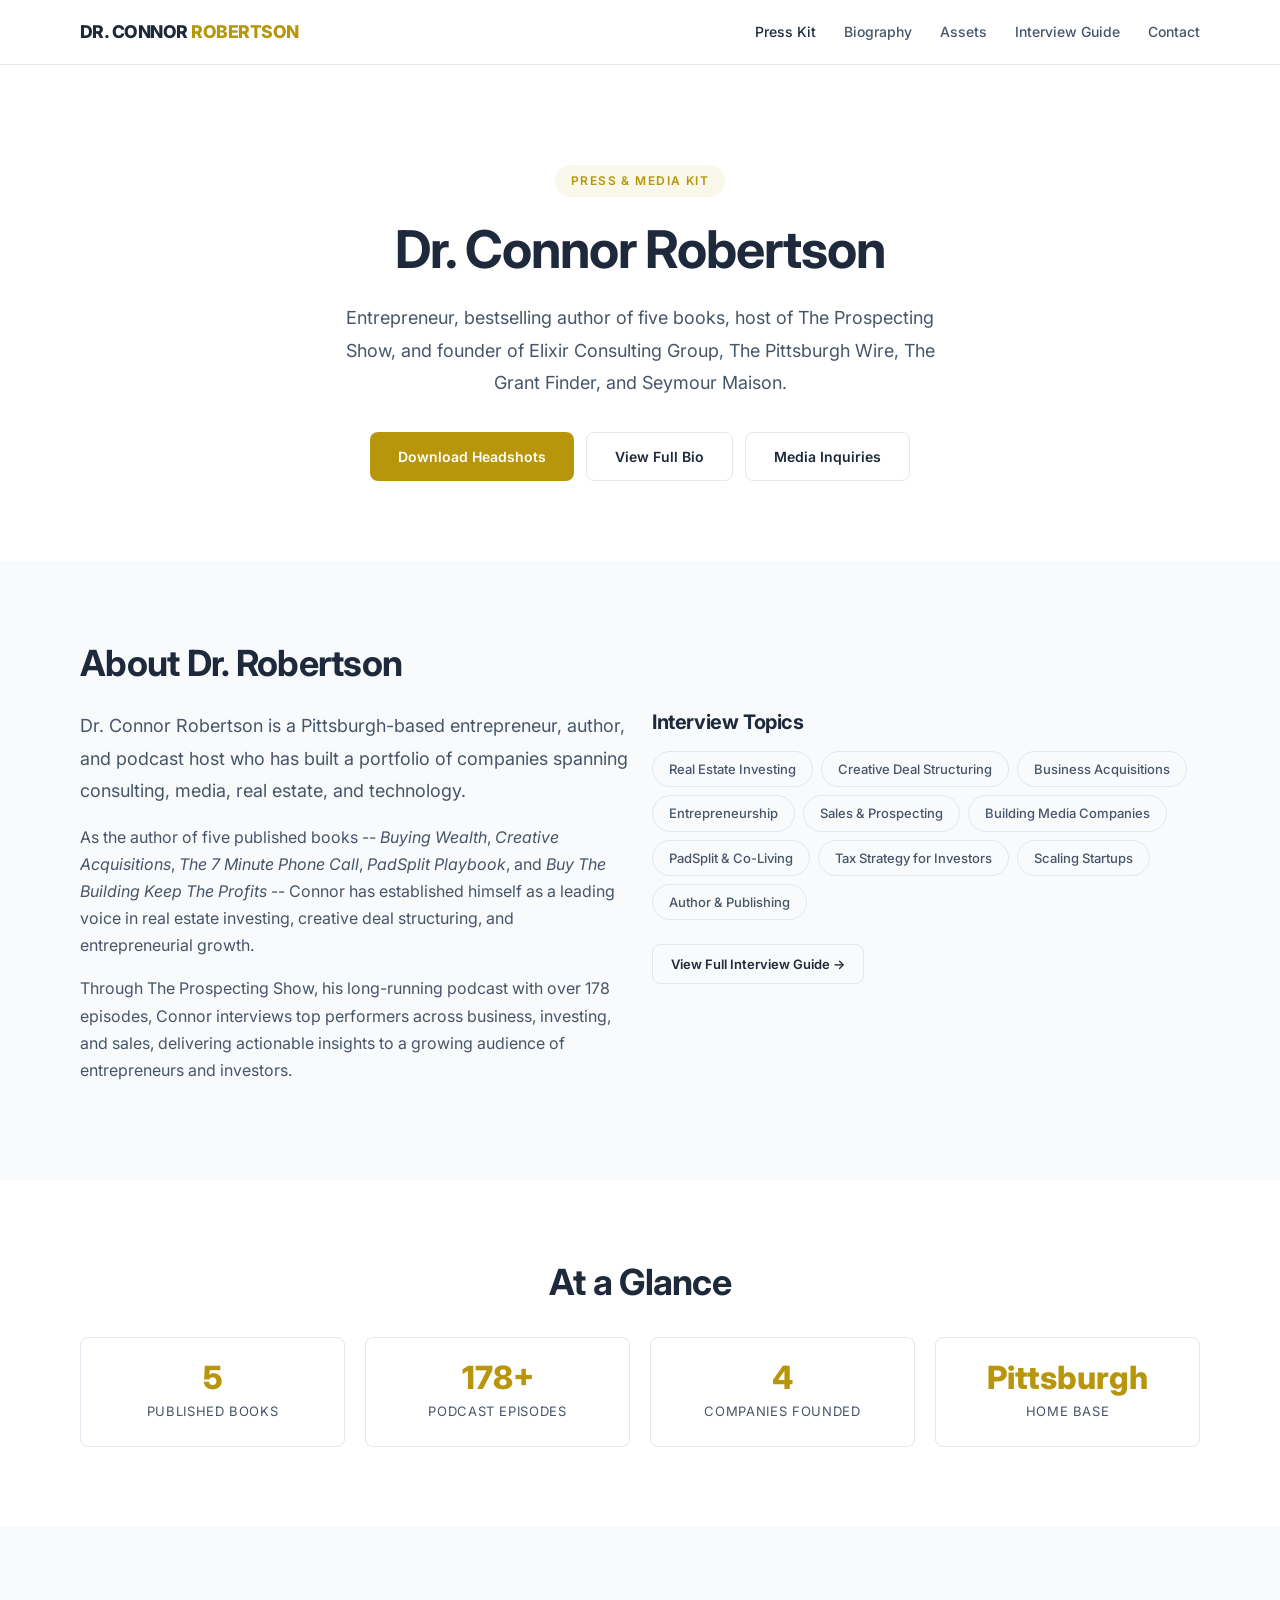
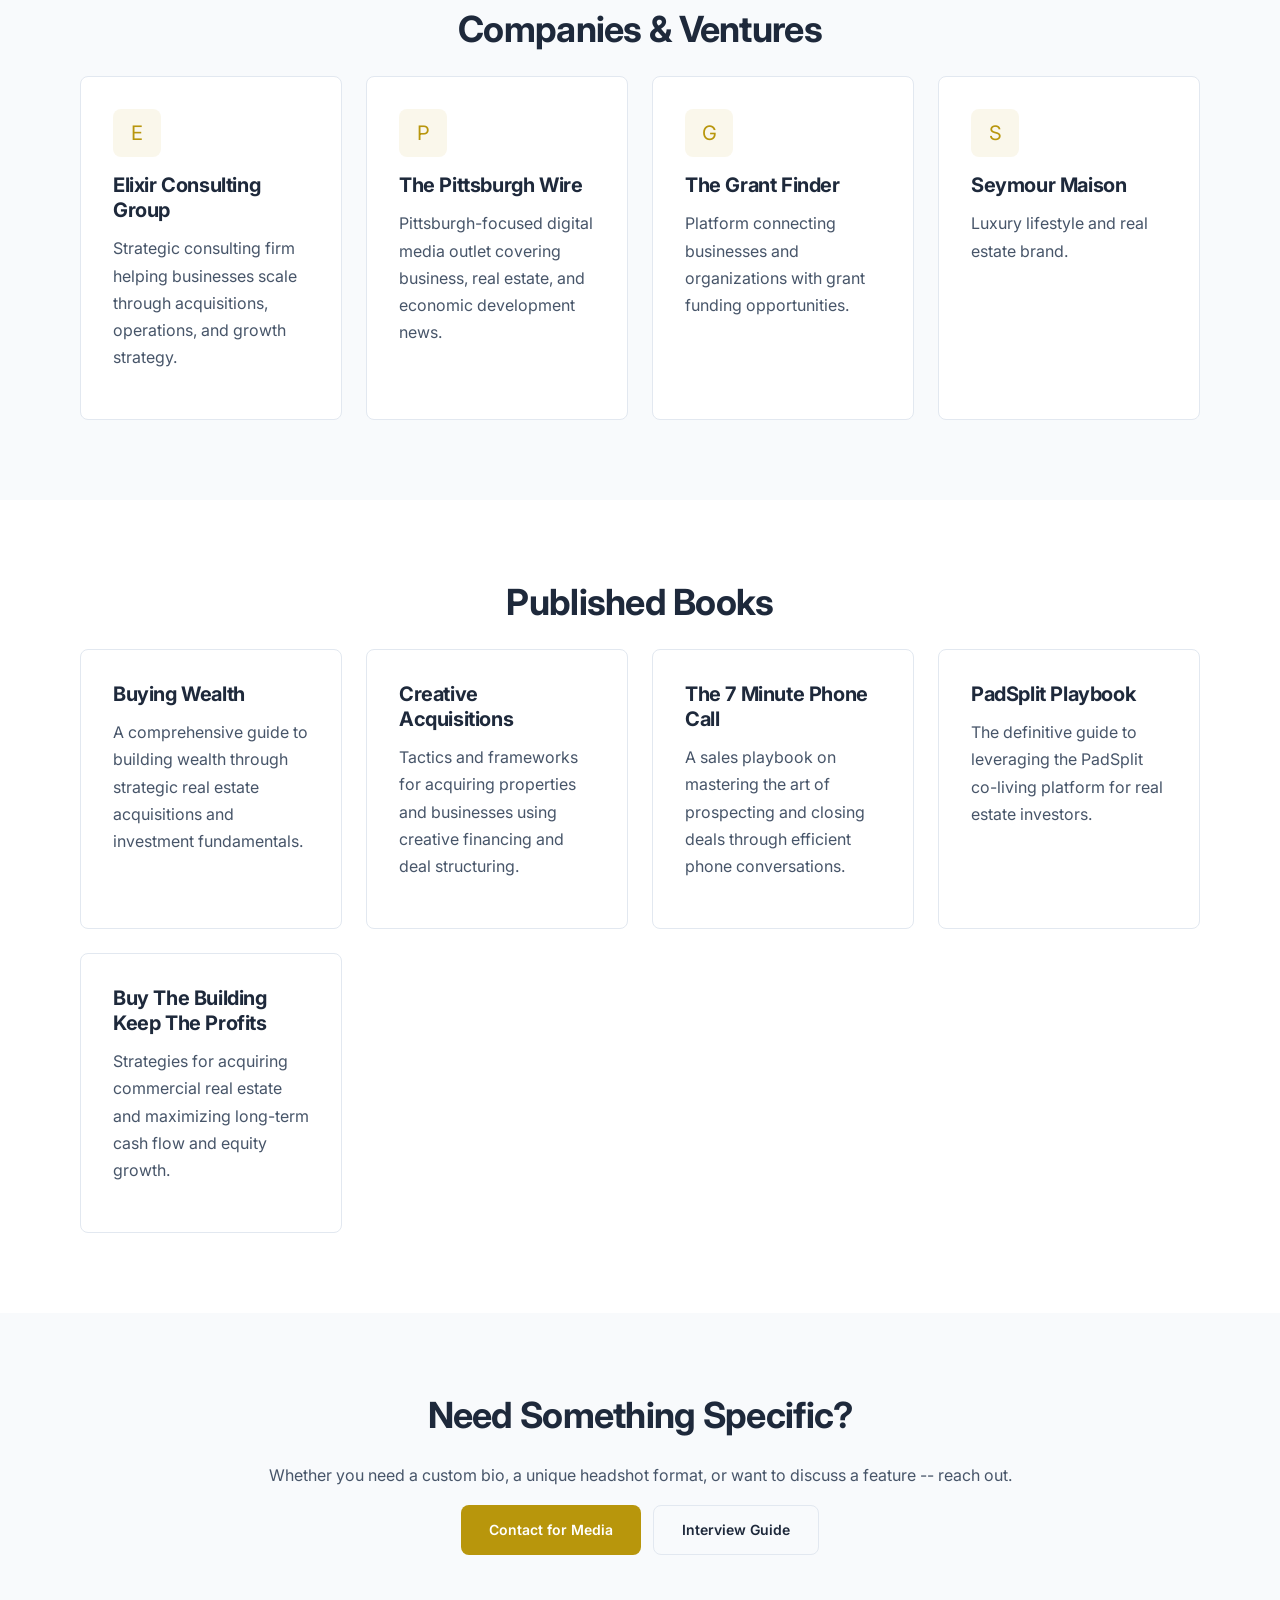
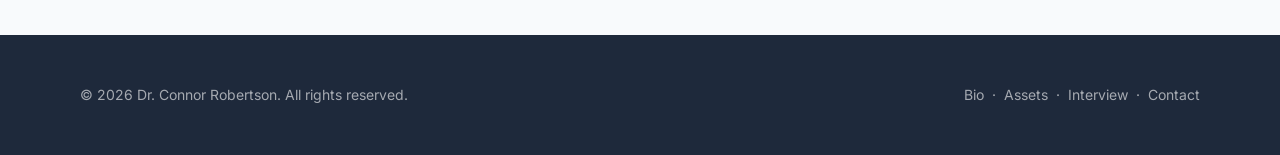
<file: index.html>
<!DOCTYPE html>
<html lang="en">
<head>
  <meta charset="UTF-8">
  <meta name="viewport" content="width=device-width, initial-scale=1.0">
  <title>Dr. Connor Robertson | Press &amp; Media Kit</title>
  <meta name="description" content="Official press and media kit for Dr. Connor Robertson -- entrepreneur, author of 5 books, podcast host, and founder of multiple companies. Download headshots, bios, and book interview topics.">
  <meta name="keywords" content="Dr. Connor Robertson, press kit, media kit, entrepreneur, author, podcast host, The Prospecting Show, Elixir Consulting Group, Pittsburgh">
  <meta name="author" content="Dr. Connor Robertson">
  <meta name="robots" content="index, follow">
  <link rel="canonical" href="https://press.drconnorrobertson.com/">
  <meta property="og:title" content="Dr. Connor Robertson | Press &amp; Media Kit">
  <meta property="og:description" content="Official press and media kit. Download bios, headshots, and interview topics.">
  <meta property="og:type" content="website">
  <meta property="og:url" content="https://press.drconnorrobertson.com/">
  <link rel="preconnect" href="https://fonts.googleapis.com">
  <link rel="preconnect" href="https://fonts.gstatic.com" crossorigin>
  <link href="https://fonts.googleapis.com/css2?family=Inter:wght@400;500;600;700;800&display=swap" rel="stylesheet">
  <link rel="stylesheet" href="/css/style.css">
  <script type="application/ld+json">
  {
    "@context": "https://schema.org",
    "@type": "Person",
    "name": "Dr. Connor Robertson",
    "url": "https://press.drconnorrobertson.com",
    "jobTitle": "Entrepreneur & Author",
    "description": "Entrepreneur, author of 5 published books, host of The Prospecting Show podcast, and founder of multiple companies.",
    "address": {
      "@type": "PostalAddress",
      "addressLocality": "Pittsburgh",
      "addressRegion": "PA",
      "addressCountry": "US"
    },
    "sameAs": [
      "https://drconnorrobertson.com",
      "https://thepittsburghwire.com",
      "https://elixirconsultinggroup.com",
      "https://seymourmaison.com"
    ],
    "knowsAbout": ["Real Estate Investing", "Entrepreneurship", "Sales", "Business Acquisitions", "Tax Strategy"],
    "hasOccupation": {
      "@type": "Occupation",
      "name": "Entrepreneur"
    },
    "brand": [
      {"@type": "Organization", "name": "Elixir Consulting Group"},
      {"@type": "Organization", "name": "The Pittsburgh Wire"},
      {"@type": "Organization", "name": "The Grant Finder"},
      {"@type": "Organization", "name": "Seymour Maison"}
    ]
  }
  </script>
</head>
<body>

  <!-- HEADER -->
  <header class="site-header">
    <div class="container">
      <a href="/" class="logo">DR. CONNOR <span>ROBERTSON</span></a>
      <button class="nav-toggle" aria-label="Toggle navigation" aria-expanded="false">
        <span></span><span></span><span></span>
      </button>
      <nav>
        <ul class="nav-links">
          <li><a href="/" class="active">Press Kit</a></li>
          <li><a href="/bio/">Biography</a></li>
          <li><a href="/headshots/">Assets</a></li>
          <li><a href="/interview/">Interview Guide</a></li>
          <li><a href="/contact/">Contact</a></li>
        </ul>
      </nav>
    </div>
  </header>

  <!-- HERO -->
  <section class="hero">
    <div class="container">
      <span class="hero__label">Press &amp; Media Kit</span>
      <h1>Dr. Connor Robertson</h1>
      <p class="lead">Entrepreneur, bestselling author of five books, host of The Prospecting Show, and founder of Elixir Consulting Group, The Pittsburgh Wire, The Grant Finder, and Seymour Maison.</p>
      <div class="btn-group">
        <a href="/headshots/" class="btn btn--primary">Download Headshots</a>
        <a href="/bio/" class="btn btn--outline">View Full Bio</a>
        <a href="/contact/" class="btn btn--outline">Media Inquiries</a>
      </div>
    </div>
  </section>

  <!-- ABOUT -->
  <section class="section section--alt">
    <div class="container">
      <h2>About Dr. Robertson</h2>
      <div class="grid grid--2">
        <div>
          <p class="lead">Dr. Connor Robertson is a Pittsburgh-based entrepreneur, author, and podcast host who has built a portfolio of companies spanning consulting, media, real estate, and technology.</p>
          <p>As the author of five published books -- <em>Buying Wealth</em>, <em>Creative Acquisitions</em>, <em>The 7 Minute Phone Call</em>, <em>PadSplit Playbook</em>, and <em>Buy The Building Keep The Profits</em> -- Connor has established himself as a leading voice in real estate investing, creative deal structuring, and entrepreneurial growth.</p>
          <p>Through The Prospecting Show, his long-running podcast with over 178 episodes, Connor interviews top performers across business, investing, and sales, delivering actionable insights to a growing audience of entrepreneurs and investors.</p>
        </div>
        <div>
          <h3>Interview Topics</h3>
          <div class="tags">
            <span class="tag">Real Estate Investing</span>
            <span class="tag">Creative Deal Structuring</span>
            <span class="tag">Business Acquisitions</span>
            <span class="tag">Entrepreneurship</span>
            <span class="tag">Sales & Prospecting</span>
            <span class="tag">Building Media Companies</span>
            <span class="tag">PadSplit & Co-Living</span>
            <span class="tag">Tax Strategy for Investors</span>
            <span class="tag">Scaling Startups</span>
            <span class="tag">Author & Publishing</span>
          </div>
          <div style="margin-top:24px">
            <a href="/interview/" class="btn btn--outline btn--sm">View Full Interview Guide &rarr;</a>
          </div>
        </div>
      </div>
    </div>
  </section>

  <!-- QUICK FACTS -->
  <section class="section">
    <div class="container">
      <h2 class="text-center">At a Glance</h2>
      <div class="facts-grid">
        <div class="fact">
          <div class="fact__number">5</div>
          <div class="fact__label">Published Books</div>
        </div>
        <div class="fact">
          <div class="fact__number">178+</div>
          <div class="fact__label">Podcast Episodes</div>
        </div>
        <div class="fact">
          <div class="fact__number">4</div>
          <div class="fact__label">Companies Founded</div>
        </div>
        <div class="fact">
          <div class="fact__number">Pittsburgh</div>
          <div class="fact__label">Home Base</div>
        </div>
      </div>
    </div>
  </section>

  <!-- COMPANIES -->
  <section class="section section--alt">
    <div class="container">
      <h2 class="text-center">Companies &amp; Ventures</h2>
      <div class="grid grid--4">
        <div class="card">
          <div class="card__icon">E</div>
          <h3>Elixir Consulting Group</h3>
          <p>Strategic consulting firm helping businesses scale through acquisitions, operations, and growth strategy.</p>
        </div>
        <div class="card">
          <div class="card__icon">P</div>
          <h3>The Pittsburgh Wire</h3>
          <p>Pittsburgh-focused digital media outlet covering business, real estate, and economic development news.</p>
        </div>
        <div class="card">
          <div class="card__icon">G</div>
          <h3>The Grant Finder</h3>
          <p>Platform connecting businesses and organizations with grant funding opportunities.</p>
        </div>
        <div class="card">
          <div class="card__icon">S</div>
          <h3>Seymour Maison</h3>
          <p>Luxury lifestyle and real estate brand.</p>
        </div>
      </div>
    </div>
  </section>

  <!-- BOOKS -->
  <section class="section">
    <div class="container">
      <h2 class="text-center">Published Books</h2>
      <div class="grid grid--3">
        <div class="card">
          <h3>Buying Wealth</h3>
          <p>A comprehensive guide to building wealth through strategic real estate acquisitions and investment fundamentals.</p>
        </div>
        <div class="card">
          <h3>Creative Acquisitions</h3>
          <p>Tactics and frameworks for acquiring properties and businesses using creative financing and deal structuring.</p>
        </div>
        <div class="card">
          <h3>The 7 Minute Phone Call</h3>
          <p>A sales playbook on mastering the art of prospecting and closing deals through efficient phone conversations.</p>
        </div>
        <div class="card">
          <h3>PadSplit Playbook</h3>
          <p>The definitive guide to leveraging the PadSplit co-living platform for real estate investors.</p>
        </div>
        <div class="card">
          <h3>Buy The Building Keep The Profits</h3>
          <p>Strategies for acquiring commercial real estate and maximizing long-term cash flow and equity growth.</p>
        </div>
      </div>
    </div>
  </section>

  <!-- CTA -->
  <section class="section section--alt">
    <div class="container text-center">
      <h2>Need Something Specific?</h2>
      <p>Whether you need a custom bio, a unique headshot format, or want to discuss a feature -- reach out.</p>
      <div class="btn-group">
        <a href="/contact/" class="btn btn--primary">Contact for Media</a>
        <a href="/interview/" class="btn btn--outline">Interview Guide</a>
      </div>
    </div>
  </section>

  <!-- FOOTER -->
  <footer class="site-footer">
    <div class="container">
      <span>&copy; 2026 Dr. Connor Robertson. All rights reserved.</span>
      <nav>
        <a href="/bio/">Bio</a> &nbsp;&middot;&nbsp;
        <a href="/headshots/">Assets</a> &nbsp;&middot;&nbsp;
        <a href="/interview/">Interview</a> &nbsp;&middot;&nbsp;
        <a href="/contact/">Contact</a>
      </nav>
    </div>
  </footer>

  <script src="/js/main.js"></script>
</body>
</html>
</file>
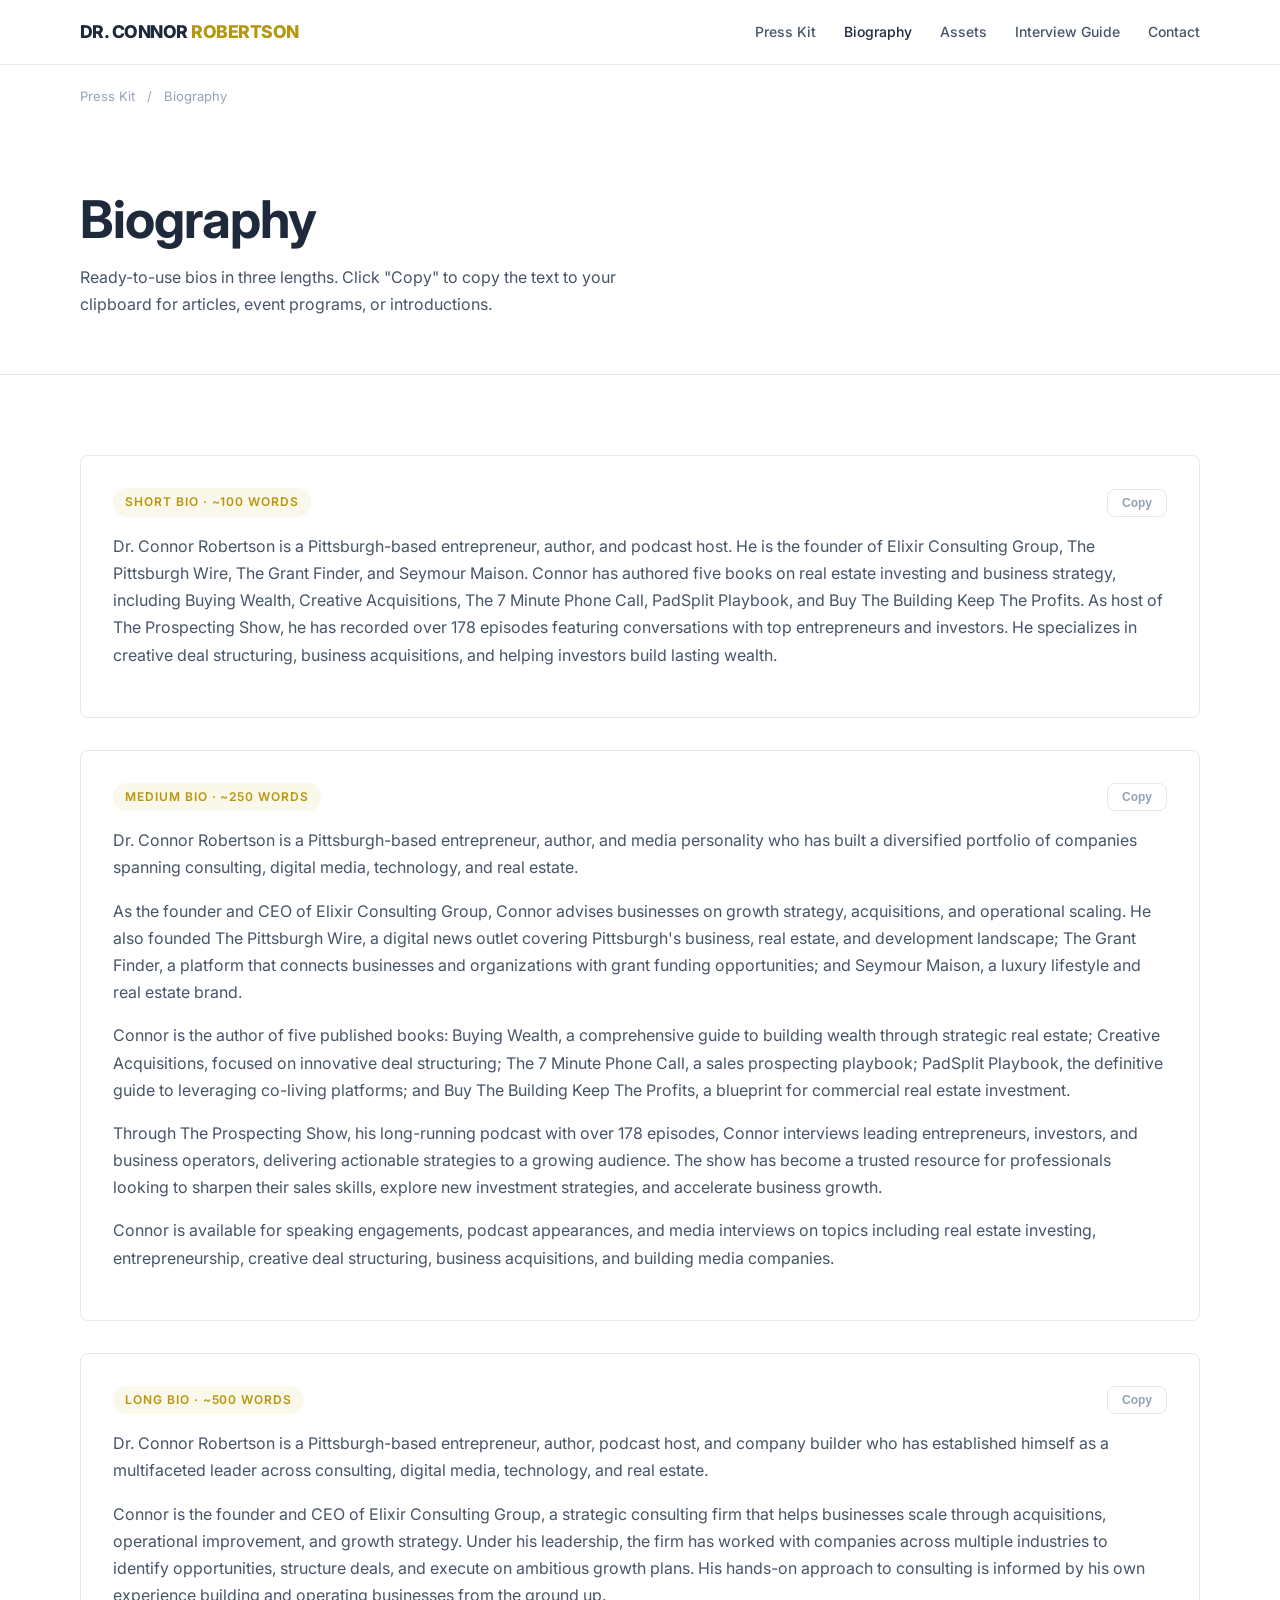
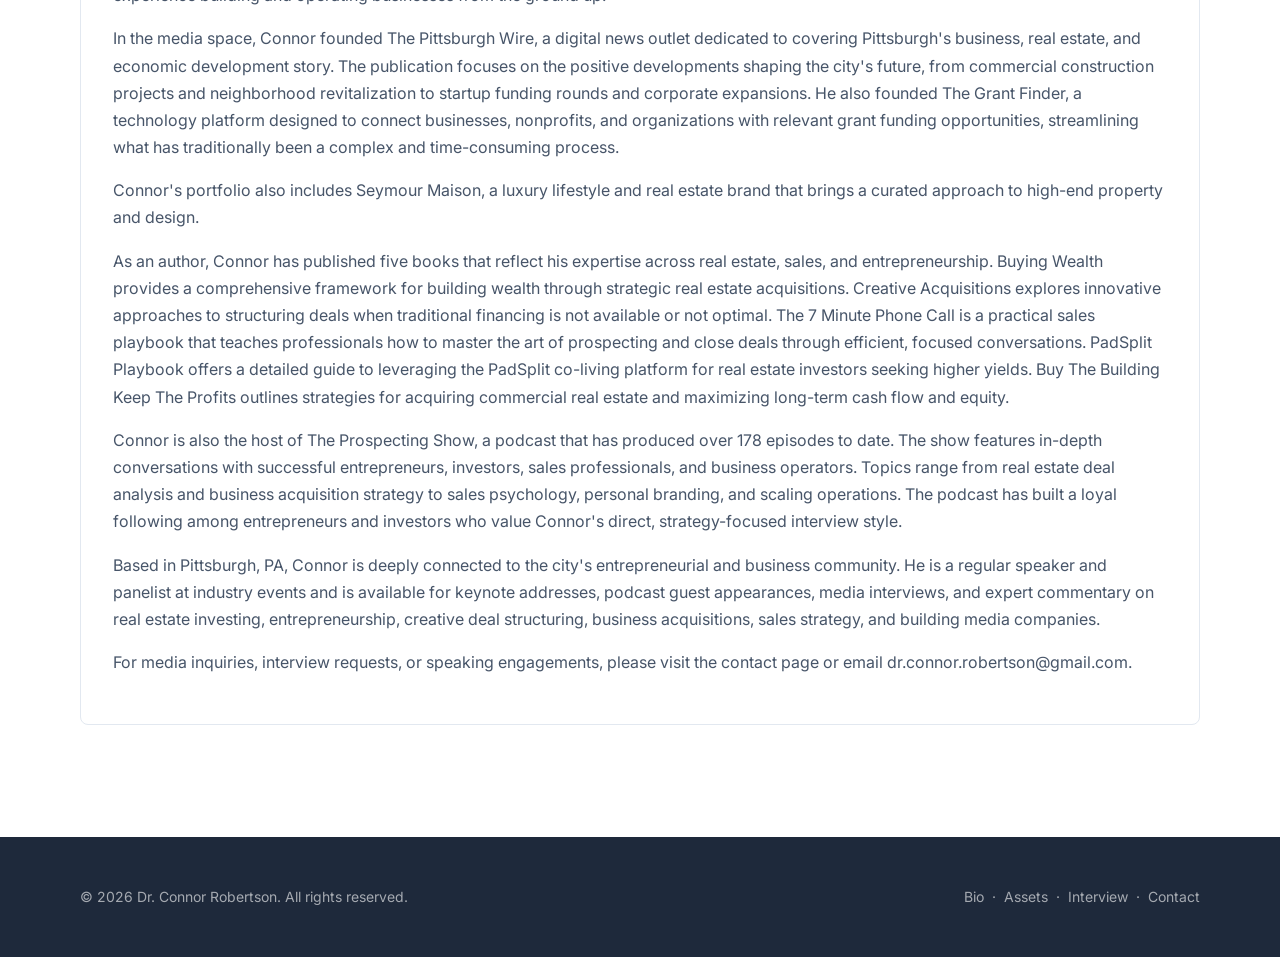
<file: bio/index.html>
<!DOCTYPE html>
<html lang="en">
<head>
  <meta charset="UTF-8">
  <meta name="viewport" content="width=device-width, initial-scale=1.0">
  <title>Biography | Dr. Connor Robertson Press Kit</title>
  <meta name="description" content="Official biography of Dr. Connor Robertson in short, medium, and long formats. Copy-paste ready for event programs, articles, and media coverage.">
  <meta name="keywords" content="Dr. Connor Robertson, biography, bio, entrepreneur, author, speaker">
  <meta name="author" content="Dr. Connor Robertson">
  <meta name="robots" content="index, follow">
  <link rel="canonical" href="https://press.drconnorrobertson.com/bio/">
  <link rel="preconnect" href="https://fonts.googleapis.com">
  <link rel="preconnect" href="https://fonts.gstatic.com" crossorigin>
  <link href="https://fonts.googleapis.com/css2?family=Inter:wght@400;500;600;700;800&display=swap" rel="stylesheet">
  <link rel="stylesheet" href="/css/style.css">
</head>
<body>

  <!-- HEADER -->
  <header class="site-header">
    <div class="container">
      <a href="/" class="logo">DR. CONNOR <span>ROBERTSON</span></a>
      <button class="nav-toggle" aria-label="Toggle navigation" aria-expanded="false">
        <span></span><span></span><span></span>
      </button>
      <nav>
        <ul class="nav-links">
          <li><a href="/">Press Kit</a></li>
          <li><a href="/bio/" class="active">Biography</a></li>
          <li><a href="/headshots/">Assets</a></li>
          <li><a href="/interview/">Interview Guide</a></li>
          <li><a href="/contact/">Contact</a></li>
        </ul>
      </nav>
    </div>
  </header>

  <!-- BREADCRUMB -->
  <div class="container">
    <div class="breadcrumb">
      <a href="/">Press Kit</a> <span>/</span> Biography
    </div>
  </div>

  <!-- PAGE HEADER -->
  <section class="page-header">
    <div class="container">
      <h1>Biography</h1>
      <p>Ready-to-use bios in three lengths. Click "Copy" to copy the text to your clipboard for articles, event programs, or introductions.</p>
    </div>
  </section>

  <!-- BIOS -->
  <section class="section">
    <div class="container">

      <!-- SHORT BIO -->
      <div class="bio-block">
        <div class="bio-block__header">
          <span class="bio-block__tag">Short Bio &middot; ~100 words</span>
          <button class="copy-btn">Copy</button>
        </div>
        <div class="bio-text">
          <p>Dr. Connor Robertson is a Pittsburgh-based entrepreneur, author, and podcast host. He is the founder of Elixir Consulting Group, The Pittsburgh Wire, The Grant Finder, and Seymour Maison. Connor has authored five books on real estate investing and business strategy, including Buying Wealth, Creative Acquisitions, The 7 Minute Phone Call, PadSplit Playbook, and Buy The Building Keep The Profits. As host of The Prospecting Show, he has recorded over 178 episodes featuring conversations with top entrepreneurs and investors. He specializes in creative deal structuring, business acquisitions, and helping investors build lasting wealth.</p>
        </div>
      </div>

      <!-- MEDIUM BIO -->
      <div class="bio-block">
        <div class="bio-block__header">
          <span class="bio-block__tag">Medium Bio &middot; ~250 words</span>
          <button class="copy-btn">Copy</button>
        </div>
        <div class="bio-text">
          <p>Dr. Connor Robertson is a Pittsburgh-based entrepreneur, author, and media personality who has built a diversified portfolio of companies spanning consulting, digital media, technology, and real estate.</p>
          <p>As the founder and CEO of Elixir Consulting Group, Connor advises businesses on growth strategy, acquisitions, and operational scaling. He also founded The Pittsburgh Wire, a digital news outlet covering Pittsburgh's business, real estate, and development landscape; The Grant Finder, a platform that connects businesses and organizations with grant funding opportunities; and Seymour Maison, a luxury lifestyle and real estate brand.</p>
          <p>Connor is the author of five published books: Buying Wealth, a comprehensive guide to building wealth through strategic real estate; Creative Acquisitions, focused on innovative deal structuring; The 7 Minute Phone Call, a sales prospecting playbook; PadSplit Playbook, the definitive guide to leveraging co-living platforms; and Buy The Building Keep The Profits, a blueprint for commercial real estate investment.</p>
          <p>Through The Prospecting Show, his long-running podcast with over 178 episodes, Connor interviews leading entrepreneurs, investors, and business operators, delivering actionable strategies to a growing audience. The show has become a trusted resource for professionals looking to sharpen their sales skills, explore new investment strategies, and accelerate business growth.</p>
          <p>Connor is available for speaking engagements, podcast appearances, and media interviews on topics including real estate investing, entrepreneurship, creative deal structuring, business acquisitions, and building media companies.</p>
        </div>
      </div>

      <!-- LONG BIO -->
      <div class="bio-block">
        <div class="bio-block__header">
          <span class="bio-block__tag">Long Bio &middot; ~500 words</span>
          <button class="copy-btn">Copy</button>
        </div>
        <div class="bio-text">
          <p>Dr. Connor Robertson is a Pittsburgh-based entrepreneur, author, podcast host, and company builder who has established himself as a multifaceted leader across consulting, digital media, technology, and real estate.</p>
          <p>Connor is the founder and CEO of Elixir Consulting Group, a strategic consulting firm that helps businesses scale through acquisitions, operational improvement, and growth strategy. Under his leadership, the firm has worked with companies across multiple industries to identify opportunities, structure deals, and execute on ambitious growth plans. His hands-on approach to consulting is informed by his own experience building and operating businesses from the ground up.</p>
          <p>In the media space, Connor founded The Pittsburgh Wire, a digital news outlet dedicated to covering Pittsburgh's business, real estate, and economic development story. The publication focuses on the positive developments shaping the city's future, from commercial construction projects and neighborhood revitalization to startup funding rounds and corporate expansions. He also founded The Grant Finder, a technology platform designed to connect businesses, nonprofits, and organizations with relevant grant funding opportunities, streamlining what has traditionally been a complex and time-consuming process.</p>
          <p>Connor's portfolio also includes Seymour Maison, a luxury lifestyle and real estate brand that brings a curated approach to high-end property and design.</p>
          <p>As an author, Connor has published five books that reflect his expertise across real estate, sales, and entrepreneurship. Buying Wealth provides a comprehensive framework for building wealth through strategic real estate acquisitions. Creative Acquisitions explores innovative approaches to structuring deals when traditional financing is not available or not optimal. The 7 Minute Phone Call is a practical sales playbook that teaches professionals how to master the art of prospecting and close deals through efficient, focused conversations. PadSplit Playbook offers a detailed guide to leveraging the PadSplit co-living platform for real estate investors seeking higher yields. Buy The Building Keep The Profits outlines strategies for acquiring commercial real estate and maximizing long-term cash flow and equity.</p>
          <p>Connor is also the host of The Prospecting Show, a podcast that has produced over 178 episodes to date. The show features in-depth conversations with successful entrepreneurs, investors, sales professionals, and business operators. Topics range from real estate deal analysis and business acquisition strategy to sales psychology, personal branding, and scaling operations. The podcast has built a loyal following among entrepreneurs and investors who value Connor's direct, strategy-focused interview style.</p>
          <p>Based in Pittsburgh, PA, Connor is deeply connected to the city's entrepreneurial and business community. He is a regular speaker and panelist at industry events and is available for keynote addresses, podcast guest appearances, media interviews, and expert commentary on real estate investing, entrepreneurship, creative deal structuring, business acquisitions, sales strategy, and building media companies.</p>
          <p>For media inquiries, interview requests, or speaking engagements, please visit the contact page or email dr.connor.robertson@gmail.com.</p>
        </div>
      </div>

    </div>
  </section>

  <!-- FOOTER -->
  <footer class="site-footer">
    <div class="container">
      <span>&copy; 2026 Dr. Connor Robertson. All rights reserved.</span>
      <nav>
        <a href="/bio/">Bio</a> &nbsp;&middot;&nbsp;
        <a href="/headshots/">Assets</a> &nbsp;&middot;&nbsp;
        <a href="/interview/">Interview</a> &nbsp;&middot;&nbsp;
        <a href="/contact/">Contact</a>
      </nav>
    </div>
  </footer>

  <script src="/js/main.js"></script>
</body>
</html>
</file>
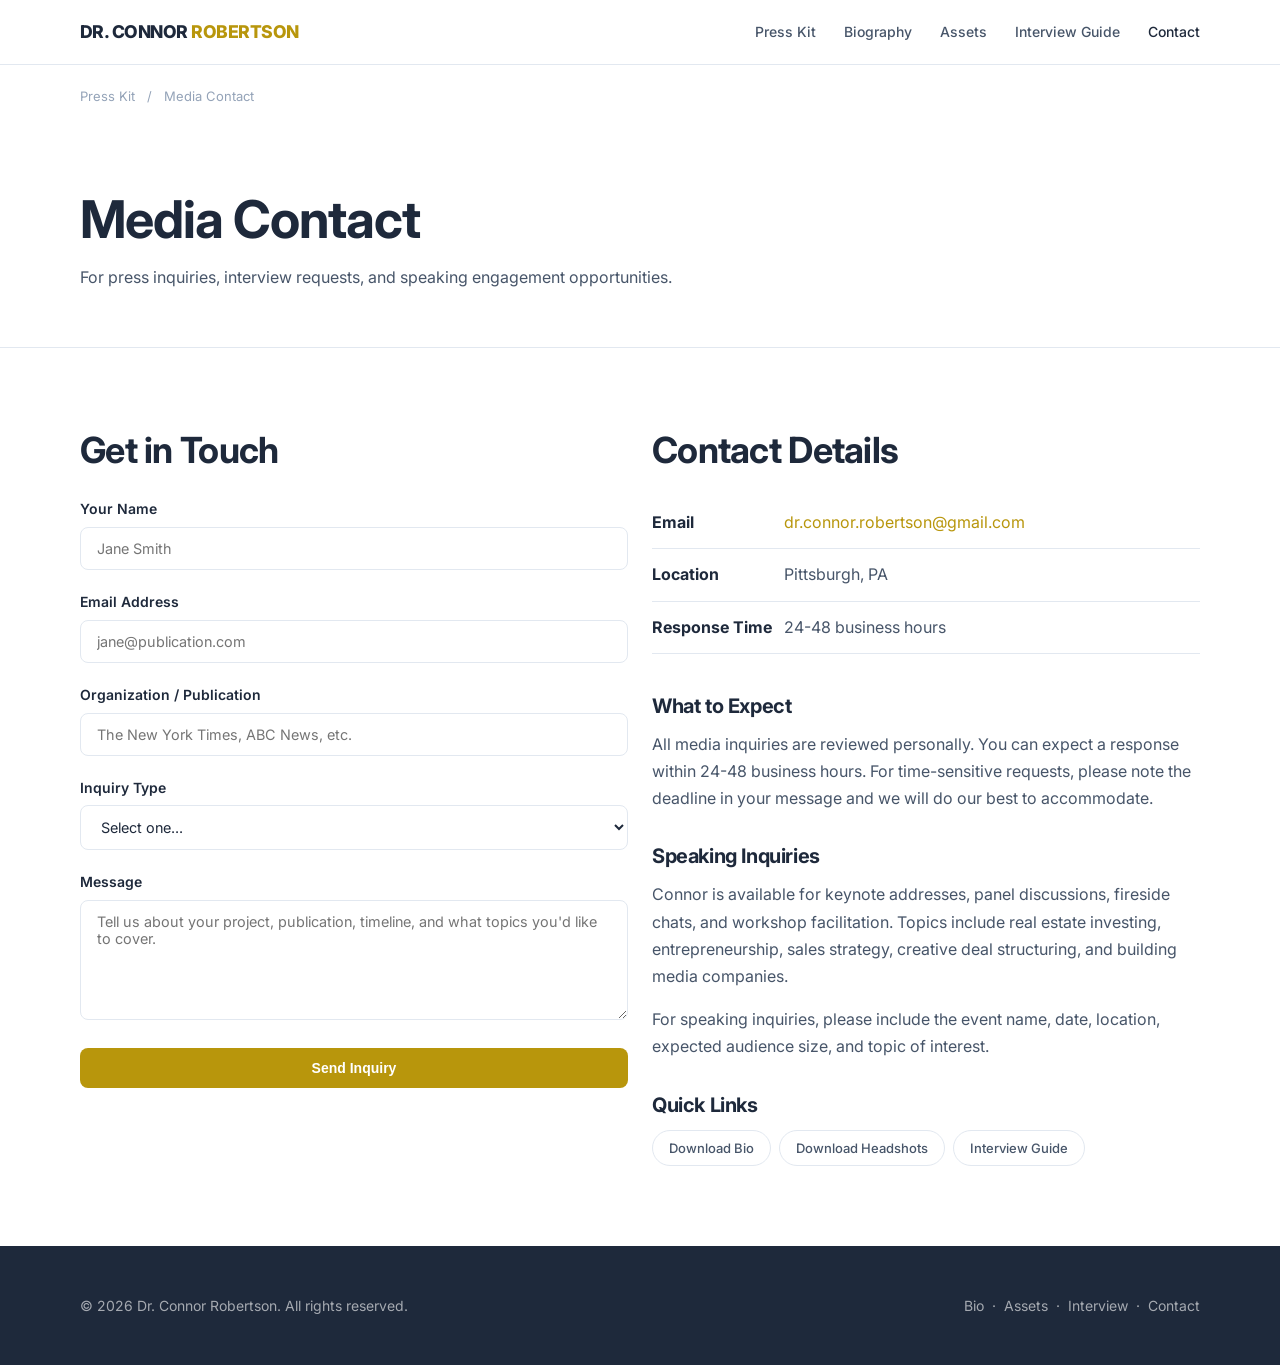
<file: contact/index.html>
<!DOCTYPE html>
<html lang="en">
<head>
  <meta charset="UTF-8">
  <meta name="viewport" content="width=device-width, initial-scale=1.0">
  <title>Media Contact | Dr. Connor Robertson Press Kit</title>
  <meta name="description" content="Contact Dr. Connor Robertson for media inquiries, interview requests, speaking engagements, and press opportunities.">
  <meta name="keywords" content="Dr. Connor Robertson, contact, media inquiries, press, interview request, speaking engagements">
  <meta name="author" content="Dr. Connor Robertson">
  <meta name="robots" content="index, follow">
  <link rel="canonical" href="https://press.drconnorrobertson.com/contact/">
  <link rel="preconnect" href="https://fonts.googleapis.com">
  <link rel="preconnect" href="https://fonts.gstatic.com" crossorigin>
  <link href="https://fonts.googleapis.com/css2?family=Inter:wght@400;500;600;700;800&display=swap" rel="stylesheet">
  <link rel="stylesheet" href="/css/style.css">
</head>
<body>

  <!-- HEADER -->
  <header class="site-header">
    <div class="container">
      <a href="/" class="logo">DR. CONNOR <span>ROBERTSON</span></a>
      <button class="nav-toggle" aria-label="Toggle navigation" aria-expanded="false">
        <span></span><span></span><span></span>
      </button>
      <nav>
        <ul class="nav-links">
          <li><a href="/">Press Kit</a></li>
          <li><a href="/bio/">Biography</a></li>
          <li><a href="/headshots/">Assets</a></li>
          <li><a href="/interview/">Interview Guide</a></li>
          <li><a href="/contact/" class="active">Contact</a></li>
        </ul>
      </nav>
    </div>
  </header>

  <!-- BREADCRUMB -->
  <div class="container">
    <div class="breadcrumb">
      <a href="/">Press Kit</a> <span>/</span> Media Contact
    </div>
  </div>

  <!-- PAGE HEADER -->
  <section class="page-header">
    <div class="container">
      <h1>Media Contact</h1>
      <p>For press inquiries, interview requests, and speaking engagement opportunities.</p>
    </div>
  </section>

  <!-- CONTACT -->
  <section class="section">
    <div class="container">
      <div class="grid grid--2">
        <div>
          <h2>Get in Touch</h2>
          <form id="contact-form" class="form">
            <div class="form-group">
              <label for="name">Your Name</label>
              <input type="text" id="name" name="name" required placeholder="Jane Smith">
            </div>
            <div class="form-group">
              <label for="email">Email Address</label>
              <input type="email" id="email" name="email" required placeholder="jane@publication.com">
            </div>
            <div class="form-group">
              <label for="org">Organization / Publication</label>
              <input type="text" id="org" name="org" placeholder="The New York Times, ABC News, etc.">
            </div>
            <div class="form-group">
              <label for="type">Inquiry Type</label>
              <select id="type" name="type" required>
                <option value="">Select one...</option>
                <option value="interview">Interview Request</option>
                <option value="podcast">Podcast Guest Appearance</option>
                <option value="speaking">Speaking Engagement</option>
                <option value="article">Article / Feature</option>
                <option value="comment">Expert Commentary</option>
                <option value="other">Other</option>
              </select>
            </div>
            <div class="form-group">
              <label for="message">Message</label>
              <textarea id="message" name="message" required placeholder="Tell us about your project, publication, timeline, and what topics you'd like to cover."></textarea>
            </div>
            <button type="submit" class="btn btn--primary" style="width:100%;justify-content:center">Send Inquiry</button>
          </form>
        </div>
        <div>
          <h2>Contact Details</h2>
          <ul class="contact-info">
            <li><strong>Email</strong> <a href="mailto:dr.connor.robertson@gmail.com">dr.connor.robertson@gmail.com</a></li>
            <li><strong>Location</strong> Pittsburgh, PA</li>
            <li><strong>Response Time</strong> 24-48 business hours</li>
          </ul>

          <div style="margin-top:40px">
            <h3>What to Expect</h3>
            <p>All media inquiries are reviewed personally. You can expect a response within 24-48 business hours. For time-sensitive requests, please note the deadline in your message and we will do our best to accommodate.</p>
          </div>

          <div style="margin-top:32px">
            <h3>Speaking Inquiries</h3>
            <p>Connor is available for keynote addresses, panel discussions, fireside chats, and workshop facilitation. Topics include real estate investing, entrepreneurship, sales strategy, creative deal structuring, and building media companies.</p>
            <p>For speaking inquiries, please include the event name, date, location, expected audience size, and topic of interest.</p>
          </div>

          <div style="margin-top:32px">
            <h3>Quick Links</h3>
            <div class="tags" style="margin-top:12px">
              <a href="/bio/" class="tag">Download Bio</a>
              <a href="/headshots/" class="tag">Download Headshots</a>
              <a href="/interview/" class="tag">Interview Guide</a>
            </div>
          </div>
        </div>
      </div>
    </div>
  </section>

  <!-- FOOTER -->
  <footer class="site-footer">
    <div class="container">
      <span>&copy; 2026 Dr. Connor Robertson. All rights reserved.</span>
      <nav>
        <a href="/bio/">Bio</a> &nbsp;&middot;&nbsp;
        <a href="/headshots/">Assets</a> &nbsp;&middot;&nbsp;
        <a href="/interview/">Interview</a> &nbsp;&middot;&nbsp;
        <a href="/contact/">Contact</a>
      </nav>
    </div>
  </footer>

  <script src="/js/main.js"></script>
</body>
</html>
</file>
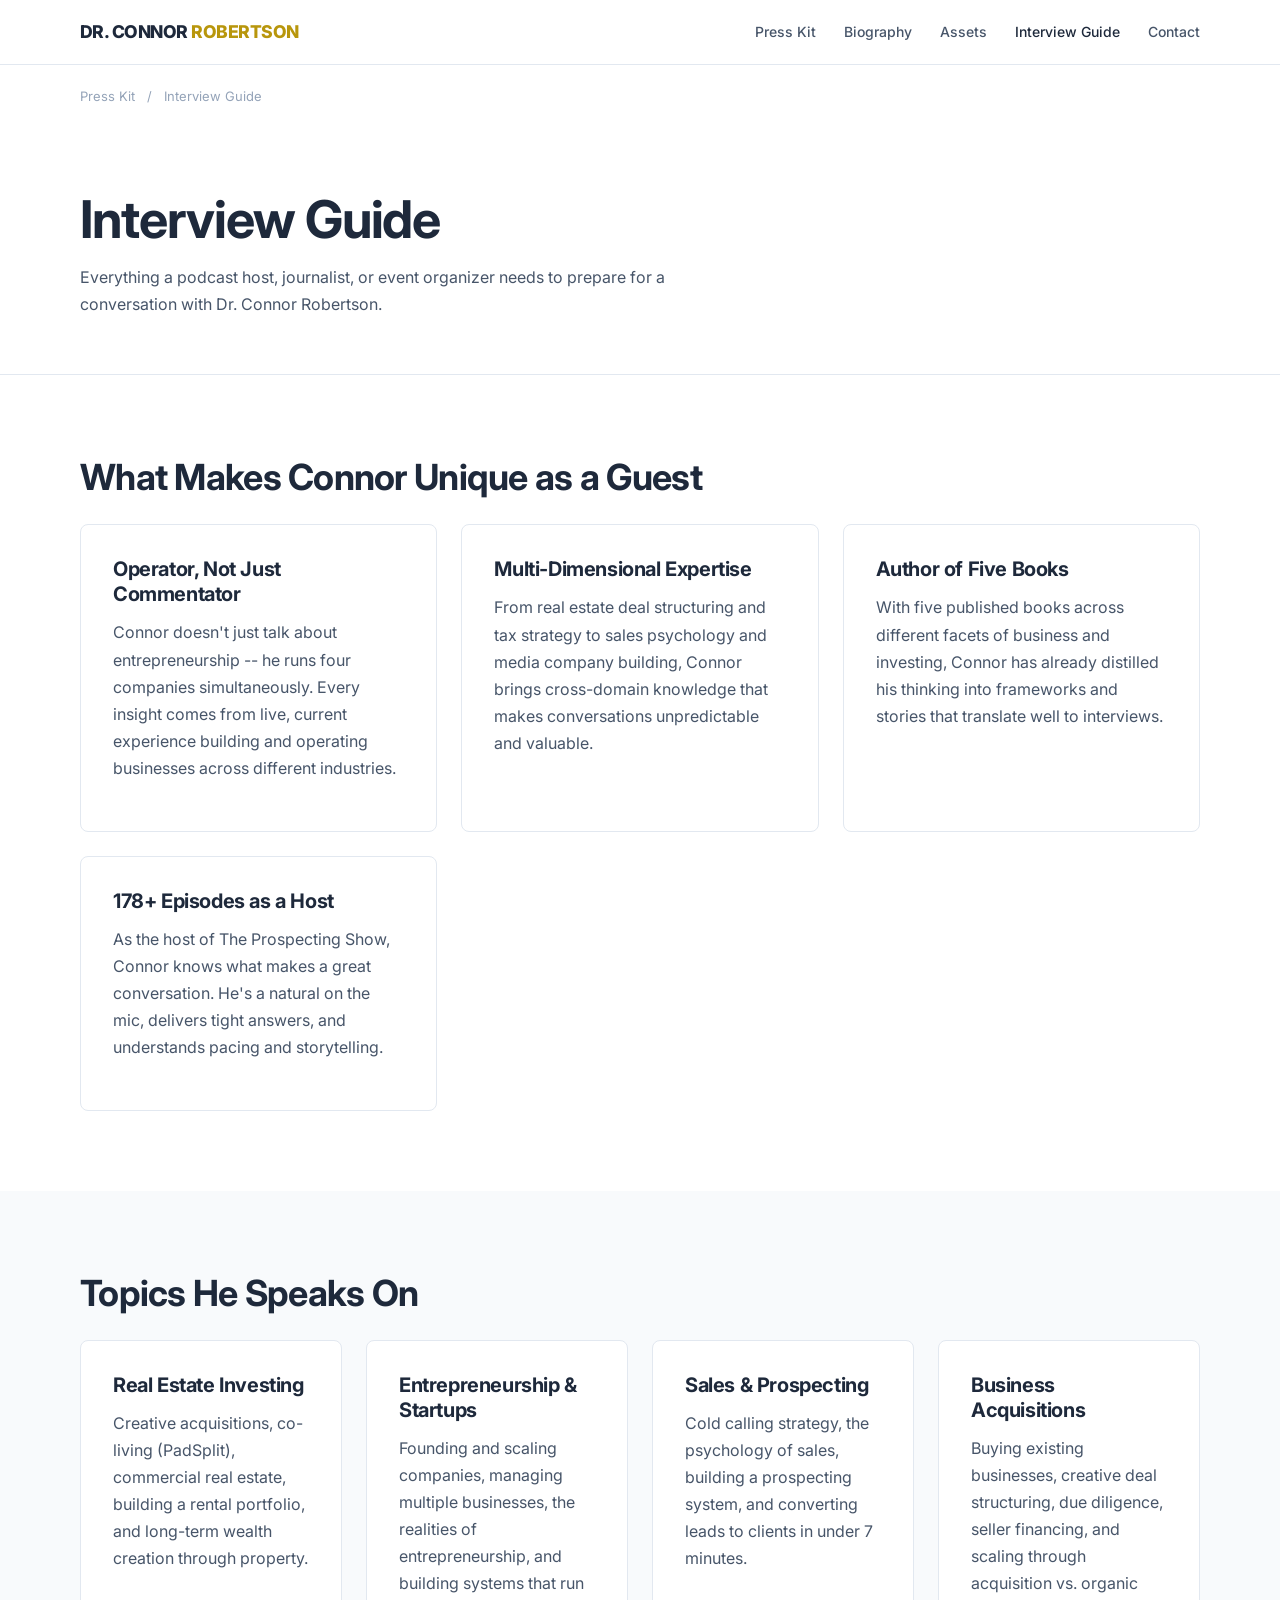
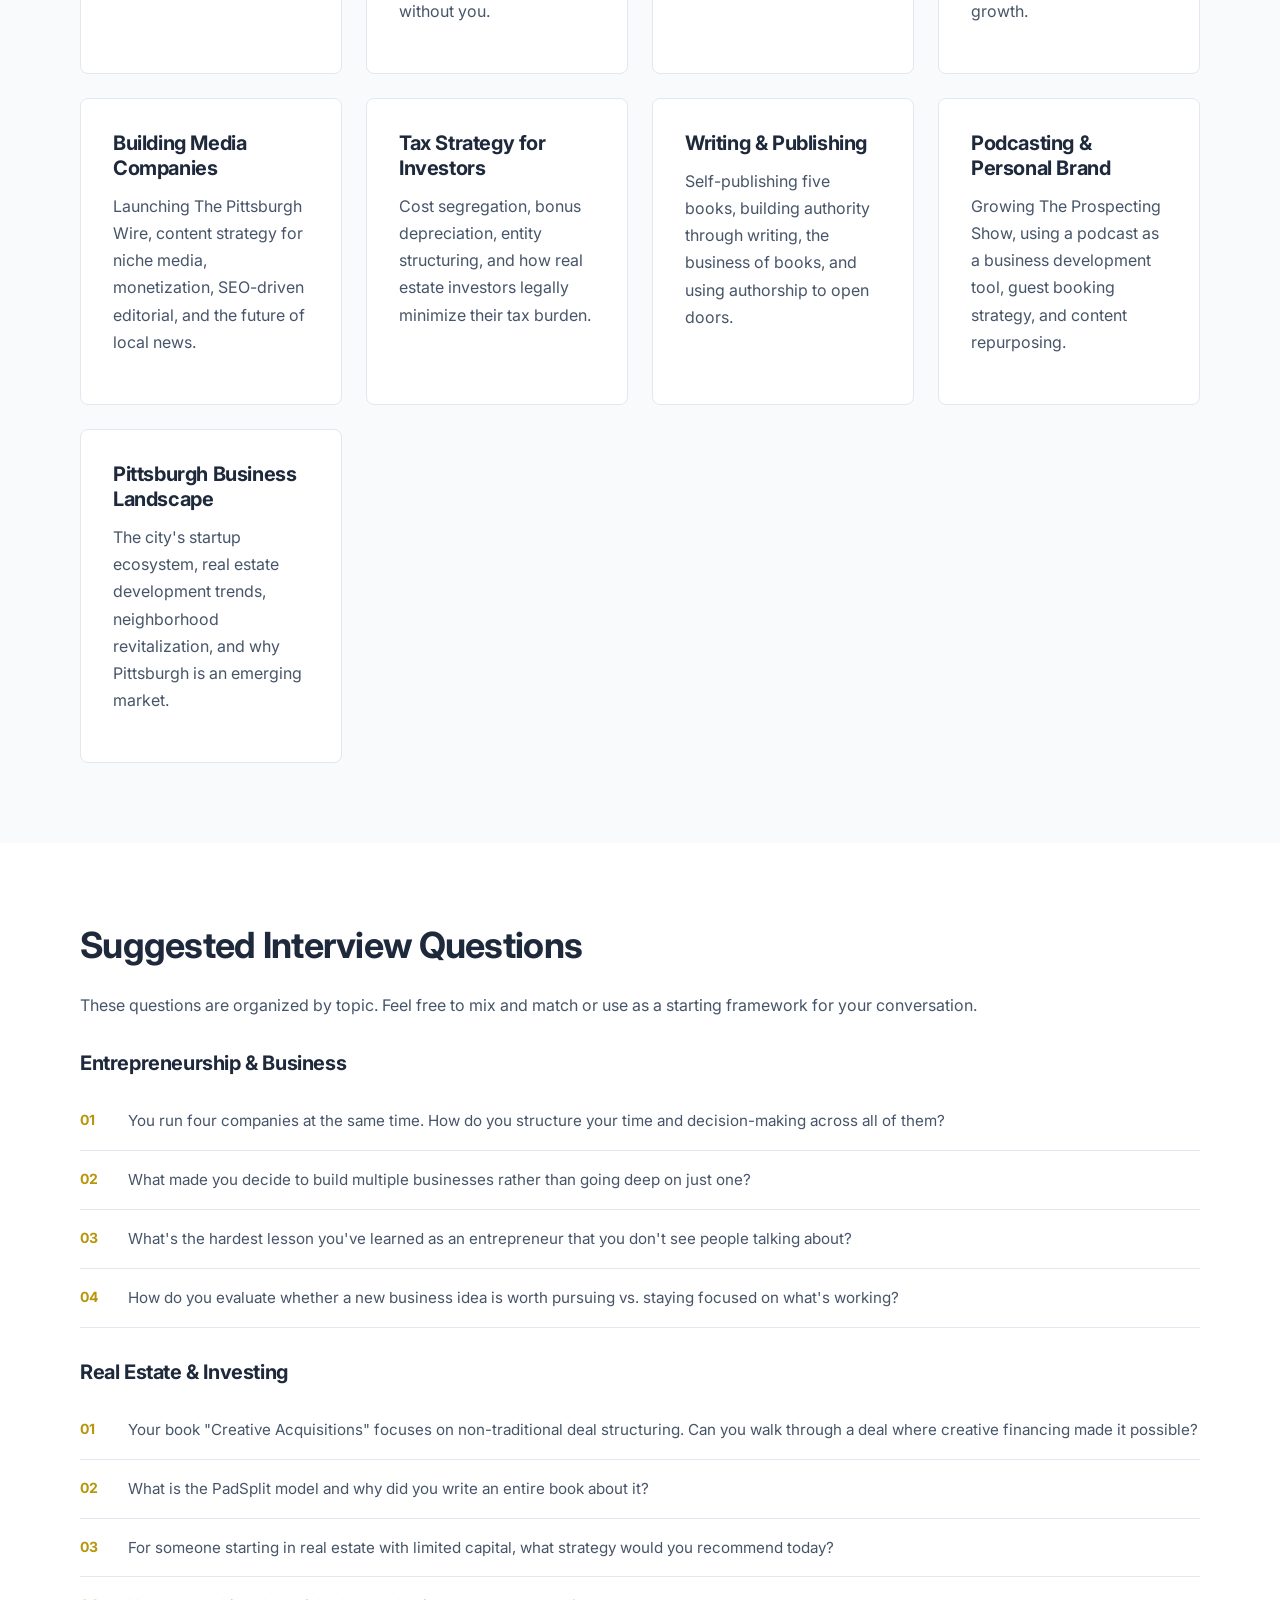
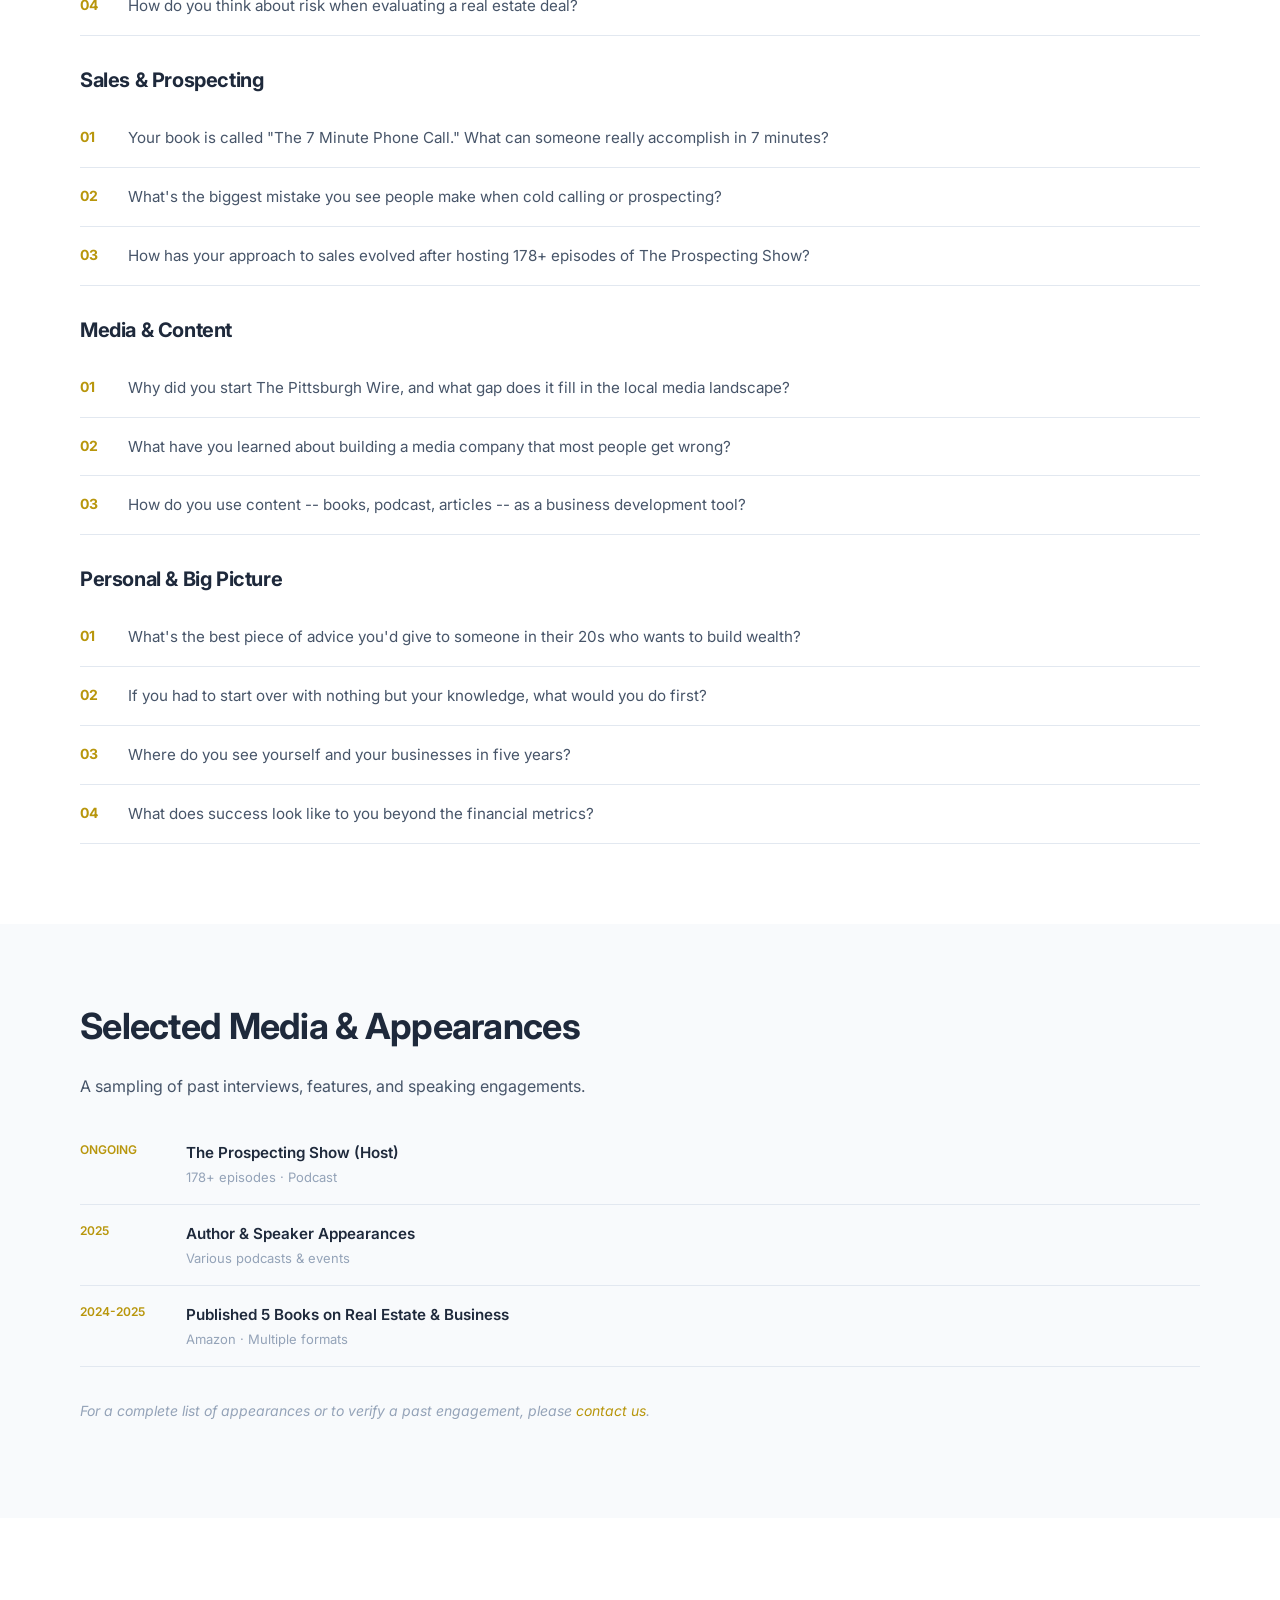
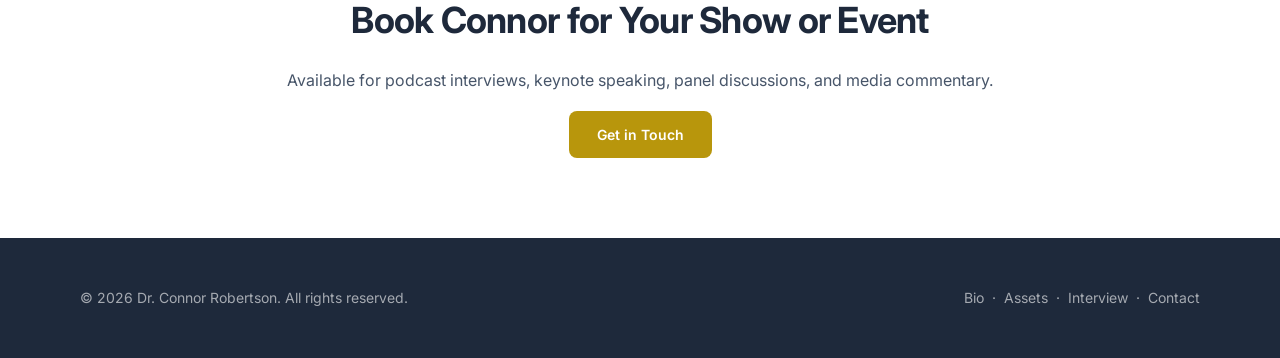
<file: interview/index.html>
<!DOCTYPE html>
<html lang="en">
<head>
  <meta charset="UTF-8">
  <meta name="viewport" content="width=device-width, initial-scale=1.0">
  <title>Interview Guide | Dr. Connor Robertson Press Kit</title>
  <meta name="description" content="Suggested interview questions, speaking topics, and past media appearances for Dr. Connor Robertson. A complete guide for podcast hosts, journalists, and event organizers.">
  <meta name="keywords" content="Dr. Connor Robertson, interview, podcast guest, speaking topics, media appearances, questions">
  <meta name="author" content="Dr. Connor Robertson">
  <meta name="robots" content="index, follow">
  <link rel="canonical" href="https://press.drconnorrobertson.com/interview/">
  <link rel="preconnect" href="https://fonts.googleapis.com">
  <link rel="preconnect" href="https://fonts.gstatic.com" crossorigin>
  <link href="https://fonts.googleapis.com/css2?family=Inter:wght@400;500;600;700;800&display=swap" rel="stylesheet">
  <link rel="stylesheet" href="/css/style.css">
</head>
<body>

  <!-- HEADER -->
  <header class="site-header">
    <div class="container">
      <a href="/" class="logo">DR. CONNOR <span>ROBERTSON</span></a>
      <button class="nav-toggle" aria-label="Toggle navigation" aria-expanded="false">
        <span></span><span></span><span></span>
      </button>
      <nav>
        <ul class="nav-links">
          <li><a href="/">Press Kit</a></li>
          <li><a href="/bio/">Biography</a></li>
          <li><a href="/headshots/">Assets</a></li>
          <li><a href="/interview/" class="active">Interview Guide</a></li>
          <li><a href="/contact/">Contact</a></li>
        </ul>
      </nav>
    </div>
  </header>

  <!-- BREADCRUMB -->
  <div class="container">
    <div class="breadcrumb">
      <a href="/">Press Kit</a> <span>/</span> Interview Guide
    </div>
  </div>

  <!-- PAGE HEADER -->
  <section class="page-header">
    <div class="container">
      <h1>Interview Guide</h1>
      <p>Everything a podcast host, journalist, or event organizer needs to prepare for a conversation with Dr. Connor Robertson.</p>
    </div>
  </section>

  <!-- WHAT MAKES HIM UNIQUE -->
  <section class="section">
    <div class="container">
      <h2>What Makes Connor Unique as a Guest</h2>
      <div class="grid grid--2">
        <div class="card">
          <h3>Operator, Not Just Commentator</h3>
          <p>Connor doesn't just talk about entrepreneurship -- he runs four companies simultaneously. Every insight comes from live, current experience building and operating businesses across different industries.</p>
        </div>
        <div class="card">
          <h3>Multi-Dimensional Expertise</h3>
          <p>From real estate deal structuring and tax strategy to sales psychology and media company building, Connor brings cross-domain knowledge that makes conversations unpredictable and valuable.</p>
        </div>
        <div class="card">
          <h3>Author of Five Books</h3>
          <p>With five published books across different facets of business and investing, Connor has already distilled his thinking into frameworks and stories that translate well to interviews.</p>
        </div>
        <div class="card">
          <h3>178+ Episodes as a Host</h3>
          <p>As the host of The Prospecting Show, Connor knows what makes a great conversation. He's a natural on the mic, delivers tight answers, and understands pacing and storytelling.</p>
        </div>
      </div>
    </div>
  </section>

  <!-- TOPICS -->
  <section class="section section--alt">
    <div class="container">
      <h2>Topics He Speaks On</h2>
      <div class="grid grid--3">
        <div class="card">
          <h3>Real Estate Investing</h3>
          <p>Creative acquisitions, co-living (PadSplit), commercial real estate, building a rental portfolio, and long-term wealth creation through property.</p>
        </div>
        <div class="card">
          <h3>Entrepreneurship &amp; Startups</h3>
          <p>Founding and scaling companies, managing multiple businesses, the realities of entrepreneurship, and building systems that run without you.</p>
        </div>
        <div class="card">
          <h3>Sales &amp; Prospecting</h3>
          <p>Cold calling strategy, the psychology of sales, building a prospecting system, and converting leads to clients in under 7 minutes.</p>
        </div>
        <div class="card">
          <h3>Business Acquisitions</h3>
          <p>Buying existing businesses, creative deal structuring, due diligence, seller financing, and scaling through acquisition vs. organic growth.</p>
        </div>
        <div class="card">
          <h3>Building Media Companies</h3>
          <p>Launching The Pittsburgh Wire, content strategy for niche media, monetization, SEO-driven editorial, and the future of local news.</p>
        </div>
        <div class="card">
          <h3>Tax Strategy for Investors</h3>
          <p>Cost segregation, bonus depreciation, entity structuring, and how real estate investors legally minimize their tax burden.</p>
        </div>
        <div class="card">
          <h3>Writing &amp; Publishing</h3>
          <p>Self-publishing five books, building authority through writing, the business of books, and using authorship to open doors.</p>
        </div>
        <div class="card">
          <h3>Podcasting &amp; Personal Brand</h3>
          <p>Growing The Prospecting Show, using a podcast as a business development tool, guest booking strategy, and content repurposing.</p>
        </div>
        <div class="card">
          <h3>Pittsburgh Business Landscape</h3>
          <p>The city's startup ecosystem, real estate development trends, neighborhood revitalization, and why Pittsburgh is an emerging market.</p>
        </div>
      </div>
    </div>
  </section>

  <!-- SUGGESTED QUESTIONS -->
  <section class="section">
    <div class="container">
      <h2>Suggested Interview Questions</h2>
      <p>These questions are organized by topic. Feel free to mix and match or use as a starting framework for your conversation.</p>

      <h3 style="margin-top:32px;margin-bottom:16px">Entrepreneurship &amp; Business</h3>
      <ol class="question-list">
        <li>You run four companies at the same time. How do you structure your time and decision-making across all of them?</li>
        <li>What made you decide to build multiple businesses rather than going deep on just one?</li>
        <li>What's the hardest lesson you've learned as an entrepreneur that you don't see people talking about?</li>
        <li>How do you evaluate whether a new business idea is worth pursuing vs. staying focused on what's working?</li>
      </ol>

      <h3 style="margin-top:32px;margin-bottom:16px">Real Estate &amp; Investing</h3>
      <ol class="question-list">
        <li>Your book "Creative Acquisitions" focuses on non-traditional deal structuring. Can you walk through a deal where creative financing made it possible?</li>
        <li>What is the PadSplit model and why did you write an entire book about it?</li>
        <li>For someone starting in real estate with limited capital, what strategy would you recommend today?</li>
        <li>How do you think about risk when evaluating a real estate deal?</li>
      </ol>

      <h3 style="margin-top:32px;margin-bottom:16px">Sales &amp; Prospecting</h3>
      <ol class="question-list">
        <li>Your book is called "The 7 Minute Phone Call." What can someone really accomplish in 7 minutes?</li>
        <li>What's the biggest mistake you see people make when cold calling or prospecting?</li>
        <li>How has your approach to sales evolved after hosting 178+ episodes of The Prospecting Show?</li>
      </ol>

      <h3 style="margin-top:32px;margin-bottom:16px">Media &amp; Content</h3>
      <ol class="question-list">
        <li>Why did you start The Pittsburgh Wire, and what gap does it fill in the local media landscape?</li>
        <li>What have you learned about building a media company that most people get wrong?</li>
        <li>How do you use content -- books, podcast, articles -- as a business development tool?</li>
      </ol>

      <h3 style="margin-top:32px;margin-bottom:16px">Personal &amp; Big Picture</h3>
      <ol class="question-list">
        <li>What's the best piece of advice you'd give to someone in their 20s who wants to build wealth?</li>
        <li>If you had to start over with nothing but your knowledge, what would you do first?</li>
        <li>Where do you see yourself and your businesses in five years?</li>
        <li>What does success look like to you beyond the financial metrics?</li>
      </ol>
    </div>
  </section>

  <!-- PAST APPEARANCES -->
  <section class="section section--alt">
    <div class="container">
      <h2>Selected Media &amp; Appearances</h2>
      <p>A sampling of past interviews, features, and speaking engagements.</p>
      <div style="margin-top:24px">
        <div class="appearance">
          <div class="appearance__date">Ongoing</div>
          <div>
            <div class="appearance__title">The Prospecting Show (Host)</div>
            <div class="appearance__outlet">178+ episodes &middot; Podcast</div>
          </div>
        </div>
        <div class="appearance">
          <div class="appearance__date">2025</div>
          <div>
            <div class="appearance__title">Author &amp; Speaker Appearances</div>
            <div class="appearance__outlet">Various podcasts &amp; events</div>
          </div>
        </div>
        <div class="appearance">
          <div class="appearance__date">2024-2025</div>
          <div>
            <div class="appearance__title">Published 5 Books on Real Estate &amp; Business</div>
            <div class="appearance__outlet">Amazon &middot; Multiple formats</div>
          </div>
        </div>
      </div>
      <p style="margin-top:32px;font-size:.875rem;color:var(--gray-400)"><em>For a complete list of appearances or to verify a past engagement, please <a href="/contact/">contact us</a>.</em></p>
    </div>
  </section>

  <!-- CTA -->
  <section class="section">
    <div class="container text-center">
      <h2>Book Connor for Your Show or Event</h2>
      <p>Available for podcast interviews, keynote speaking, panel discussions, and media commentary.</p>
      <a href="/contact/" class="btn btn--primary">Get in Touch</a>
    </div>
  </section>

  <!-- FOOTER -->
  <footer class="site-footer">
    <div class="container">
      <span>&copy; 2026 Dr. Connor Robertson. All rights reserved.</span>
      <nav>
        <a href="/bio/">Bio</a> &nbsp;&middot;&nbsp;
        <a href="/headshots/">Assets</a> &nbsp;&middot;&nbsp;
        <a href="/interview/">Interview</a> &nbsp;&middot;&nbsp;
        <a href="/contact/">Contact</a>
      </nav>
    </div>
  </footer>

  <script src="/js/main.js"></script>
</body>
</html>
</file>
<file: css/style.css>
/* ===== RESET & BASE ===== */
*,*::before,*::after{box-sizing:border-box;margin:0;padding:0}
:root{
  --navy:#1e293b;
  --gold:#b8960c;
  --gold-light:#d4af37;
  --white:#ffffff;
  --off-white:#f8fafc;
  --gray-100:#f1f5f9;
  --gray-200:#e2e8f0;
  --gray-400:#94a3b8;
  --gray-600:#475569;
  --radius:8px;
  --shadow:0 1px 3px rgba(0,0,0,.08),0 1px 2px rgba(0,0,0,.06);
  --shadow-lg:0 10px 25px rgba(0,0,0,.08);
  --max-w:1120px;
  --transition:.25s ease;
}
html{scroll-behavior:smooth;font-size:16px}
body{font-family:'Inter',system-ui,-apple-system,sans-serif;color:var(--navy);background:var(--white);line-height:1.7;-webkit-font-smoothing:antialiased}
img{max-width:100%;display:block}
a{color:var(--gold);text-decoration:none;transition:color var(--transition)}
a:hover{color:var(--gold-light)}

/* ===== UTILITY ===== */
.container{width:90%;max-width:var(--max-w);margin:0 auto}
.section{padding:80px 0}
.section--alt{background:var(--off-white)}
.text-gold{color:var(--gold)}
.text-center{text-align:center}
.sr-only{position:absolute;width:1px;height:1px;overflow:hidden;clip:rect(0,0,0,0)}

/* ===== TYPOGRAPHY ===== */
h1,h2,h3,h4{font-weight:700;line-height:1.25;letter-spacing:-.02em}
h1{font-size:clamp(2rem,5vw,3.25rem)}
h2{font-size:clamp(1.5rem,3vw,2.25rem);margin-bottom:24px}
h3{font-size:1.25rem;margin-bottom:12px}
p{margin-bottom:16px;color:var(--gray-600)}
.lead{font-size:1.125rem;line-height:1.8}

/* ===== HEADER / NAV ===== */
.site-header{position:sticky;top:0;z-index:100;background:rgba(255,255,255,.95);backdrop-filter:blur(12px);border-bottom:1px solid var(--gray-200)}
.site-header .container{display:flex;align-items:center;justify-content:space-between;height:64px}
.logo{font-weight:800;font-size:1.1rem;color:var(--navy);letter-spacing:-.03em}
.logo span{color:var(--gold)}
.nav-links{display:flex;gap:28px;list-style:none}
.nav-links a{font-size:.875rem;font-weight:500;color:var(--gray-600);transition:color var(--transition)}
.nav-links a:hover,.nav-links a.active{color:var(--navy)}
.nav-toggle{display:none;background:none;border:none;cursor:pointer;padding:4px}
.nav-toggle span{display:block;width:22px;height:2px;background:var(--navy);margin:5px 0;transition:var(--transition)}

/* ===== HERO ===== */
.hero{padding:100px 0 80px;text-align:center}
.hero__label{display:inline-block;font-size:.75rem;font-weight:600;text-transform:uppercase;letter-spacing:.12em;color:var(--gold);background:rgba(184,150,12,.08);padding:6px 16px;border-radius:999px;margin-bottom:20px}
.hero h1{margin-bottom:20px}
.hero p{max-width:620px;margin:0 auto 32px}

/* ===== BUTTONS ===== */
.btn{display:inline-flex;align-items:center;gap:8px;font-size:.875rem;font-weight:600;padding:12px 28px;border-radius:var(--radius);border:none;cursor:pointer;transition:all var(--transition)}
.btn--primary{background:var(--gold);color:var(--white)}
.btn--primary:hover{background:var(--gold-light);color:var(--white)}
.btn--outline{border:1.5px solid var(--gray-200);color:var(--navy);background:transparent}
.btn--outline:hover{border-color:var(--gold);color:var(--gold)}
.btn--sm{padding:8px 18px;font-size:.8125rem}
.btn-group{display:flex;gap:12px;flex-wrap:wrap;justify-content:center}

/* ===== CARDS ===== */
.card{background:var(--white);border:1px solid var(--gray-200);border-radius:var(--radius);padding:32px;transition:box-shadow var(--transition)}
.card:hover{box-shadow:var(--shadow-lg)}
.card__icon{width:48px;height:48px;background:rgba(184,150,12,.08);border-radius:var(--radius);display:flex;align-items:center;justify-content:center;margin-bottom:16px;color:var(--gold);font-size:1.25rem}

/* ===== GRID ===== */
.grid{display:grid;gap:24px}
.grid--2{grid-template-columns:repeat(auto-fit,minmax(300px,1fr))}
.grid--3{grid-template-columns:repeat(auto-fit,minmax(260px,1fr))}
.grid--4{grid-template-columns:repeat(auto-fit,minmax(220px,1fr))}

/* ===== QUICK FACTS SIDEBAR ===== */
.facts-grid{display:grid;grid-template-columns:repeat(auto-fit,minmax(200px,1fr));gap:20px;margin-top:32px}
.fact{text-align:center;padding:24px 16px;border:1px solid var(--gray-200);border-radius:var(--radius)}
.fact__number{font-size:2rem;font-weight:800;color:var(--gold);line-height:1}
.fact__label{font-size:.8125rem;color:var(--gray-600);margin-top:6px;text-transform:uppercase;letter-spacing:.05em}

/* ===== BIO BLOCKS ===== */
.bio-block{background:var(--white);border:1px solid var(--gray-200);border-radius:var(--radius);padding:32px;margin-bottom:32px;position:relative}
.bio-block__header{display:flex;align-items:center;justify-content:space-between;margin-bottom:16px}
.bio-block__tag{font-size:.75rem;font-weight:600;text-transform:uppercase;letter-spacing:.08em;color:var(--gold);background:rgba(184,150,12,.08);padding:4px 12px;border-radius:999px}
.copy-btn{font-size:.75rem;font-weight:600;color:var(--gray-400);background:none;border:1px solid var(--gray-200);border-radius:var(--radius);padding:6px 14px;cursor:pointer;transition:all var(--transition)}
.copy-btn:hover{color:var(--gold);border-color:var(--gold)}
.copy-btn.copied{color:var(--gold);border-color:var(--gold)}

/* ===== HEADSHOTS ===== */
.headshot-card{border-radius:var(--radius);overflow:hidden;border:1px solid var(--gray-200)}
.headshot-card img{aspect-ratio:3/4;object-fit:cover;width:100%}
.headshot-card__info{padding:16px}
.headshot-card__info p{font-size:.875rem;margin-bottom:8px}

/* ===== INTERVIEW QUESTIONS ===== */
.question-list{list-style:none;counter-reset:q}
.question-list li{counter-increment:q;padding:16px 0 16px 48px;border-bottom:1px solid var(--gray-200);position:relative;color:var(--gray-600);font-size:.95rem}
.question-list li::before{content:counter(q,decimal-leading-zero);position:absolute;left:0;top:16px;font-weight:700;color:var(--gold);font-size:.875rem}

/* ===== TOPIC TAGS ===== */
.tags{display:flex;flex-wrap:wrap;gap:8px;margin-top:16px}
.tag{font-size:.8125rem;font-weight:500;padding:6px 16px;border-radius:999px;border:1px solid var(--gray-200);color:var(--gray-600);transition:all var(--transition)}
.tag:hover{border-color:var(--gold);color:var(--gold)}

/* ===== CONTACT FORM ===== */
.form{max-width:600px}
.form-group{margin-bottom:20px}
.form-group label{display:block;font-size:.875rem;font-weight:600;margin-bottom:6px;color:var(--navy)}
.form-group input,.form-group textarea,.form-group select{width:100%;padding:12px 16px;border:1px solid var(--gray-200);border-radius:var(--radius);font-family:inherit;font-size:.9rem;color:var(--navy);transition:border-color var(--transition);background:var(--white)}
.form-group input:focus,.form-group textarea:focus,.form-group select:focus{outline:none;border-color:var(--gold)}
.form-group textarea{resize:vertical;min-height:120px}

/* ===== FOOTER ===== */
.site-footer{background:var(--navy);color:rgba(255,255,255,.6);padding:48px 0;font-size:.875rem}
.site-footer .container{display:flex;align-items:center;justify-content:space-between;flex-wrap:wrap;gap:16px}
.site-footer a{color:rgba(255,255,255,.6)}
.site-footer a:hover{color:var(--gold)}

/* ===== BREADCRUMB ===== */
.breadcrumb{padding:20px 0;font-size:.8125rem;color:var(--gray-400)}
.breadcrumb a{color:var(--gray-400)}
.breadcrumb a:hover{color:var(--gold)}
.breadcrumb span{margin:0 8px}

/* ===== PAGE HEADER ===== */
.page-header{padding:60px 0 40px;border-bottom:1px solid var(--gray-200)}
.page-header h1{margin-bottom:12px}
.page-header p{max-width:600px}

/* ===== USAGE GUIDELINES ===== */
.guidelines{background:var(--off-white);border-radius:var(--radius);padding:32px;margin-top:40px}
.guidelines li{padding:8px 0;color:var(--gray-600);font-size:.9rem}
.guidelines ul{list-style:disc;padding-left:20px}

/* ===== MEDIA APPEARANCES ===== */
.appearance{display:flex;gap:16px;padding:16px 0;border-bottom:1px solid var(--gray-200);align-items:flex-start}
.appearance__date{font-size:.75rem;font-weight:600;color:var(--gold);min-width:90px;text-transform:uppercase}
.appearance__title{font-weight:600;color:var(--navy);font-size:.95rem}
.appearance__outlet{font-size:.8125rem;color:var(--gray-400)}

/* ===== CONTACT INFO ===== */
.contact-info{list-style:none}
.contact-info li{padding:12px 0;border-bottom:1px solid var(--gray-200);display:flex;gap:12px;align-items:center;color:var(--gray-600)}
.contact-info li strong{color:var(--navy);min-width:120px}

/* ===== RESPONSIVE ===== */
@media(max-width:768px){
  .nav-links{display:none;position:absolute;top:64px;left:0;right:0;background:var(--white);flex-direction:column;padding:24px;gap:16px;border-bottom:1px solid var(--gray-200);box-shadow:var(--shadow-lg)}
  .nav-links.open{display:flex}
  .nav-toggle{display:block}
  .hero{padding:60px 0 48px}
  .section{padding:48px 0}
  .facts-grid{grid-template-columns:repeat(2,1fr)}
  .site-footer .container{flex-direction:column;text-align:center}
  .appearance{flex-direction:column;gap:4px}
  .appearance__date{min-width:auto}
}
@media(max-width:480px){
  .facts-grid{grid-template-columns:1fr}
  .btn-group{flex-direction:column;align-items:stretch}
}
</file>
